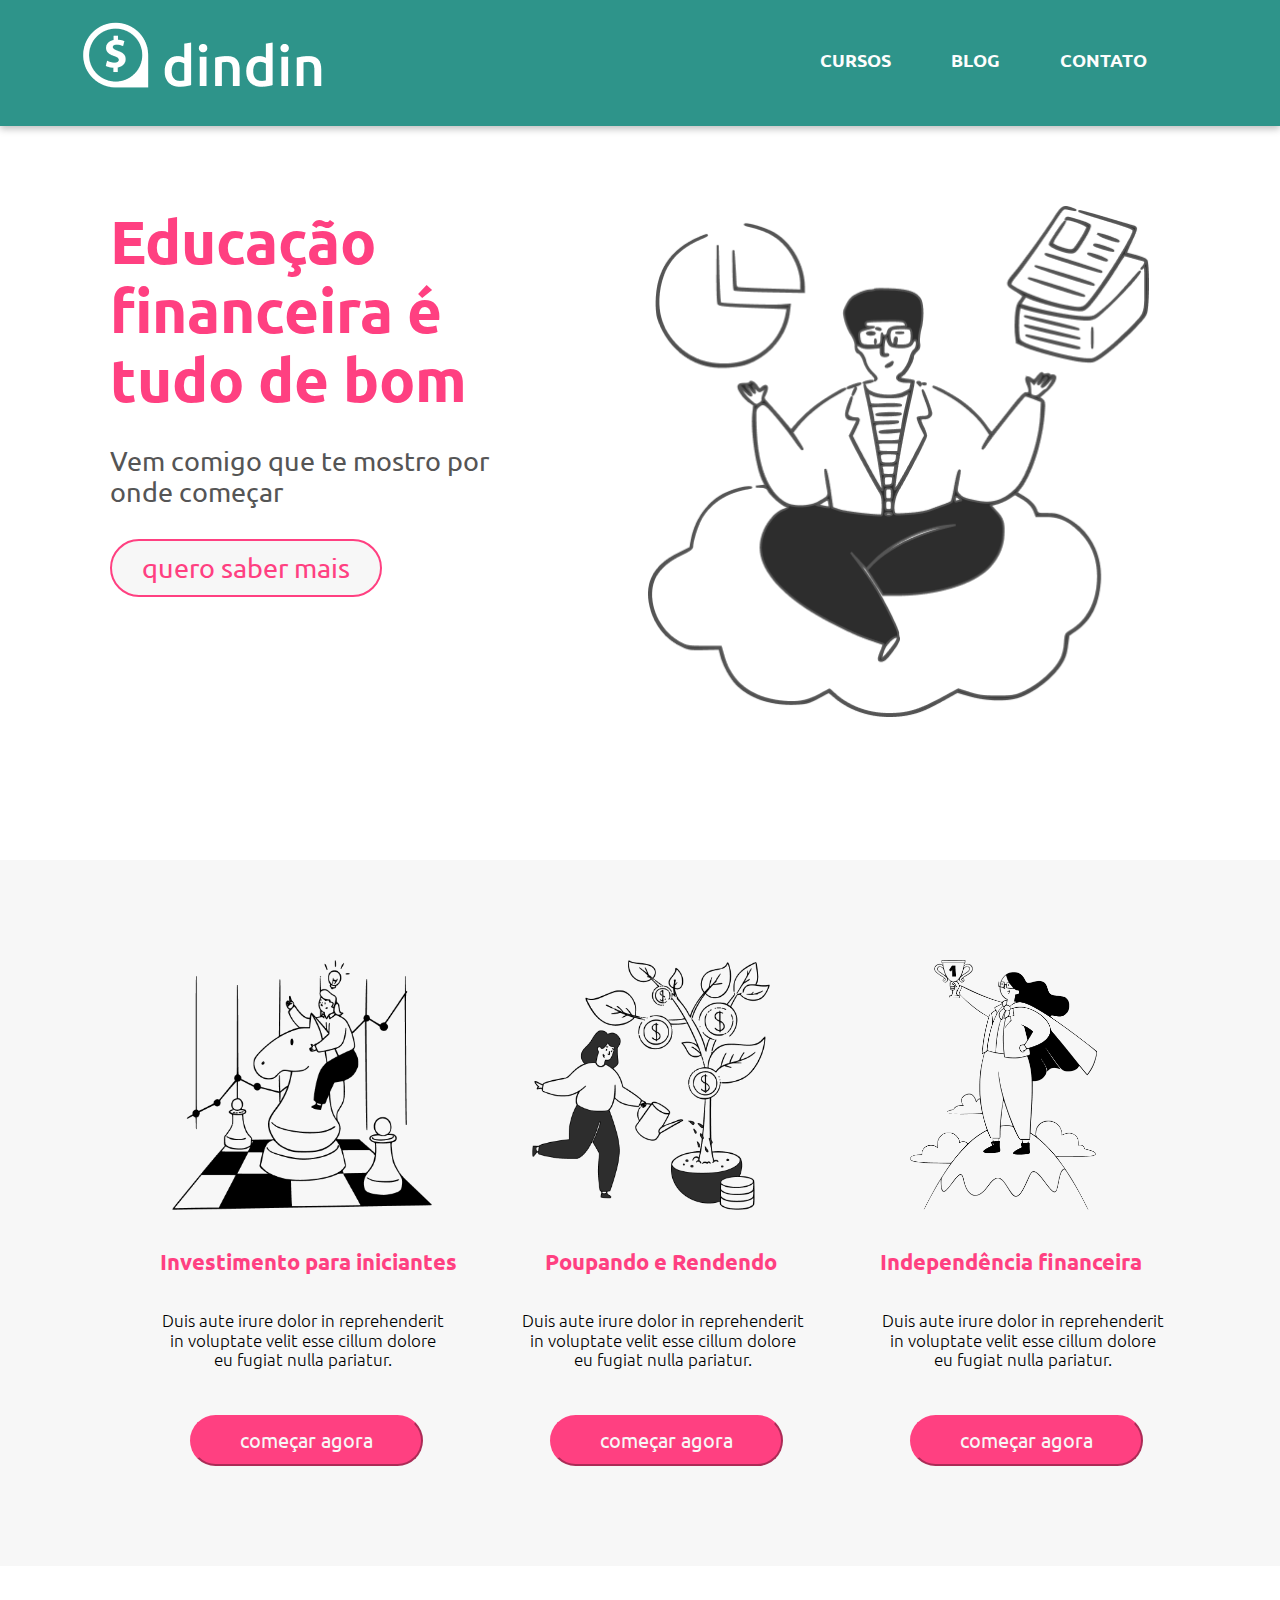
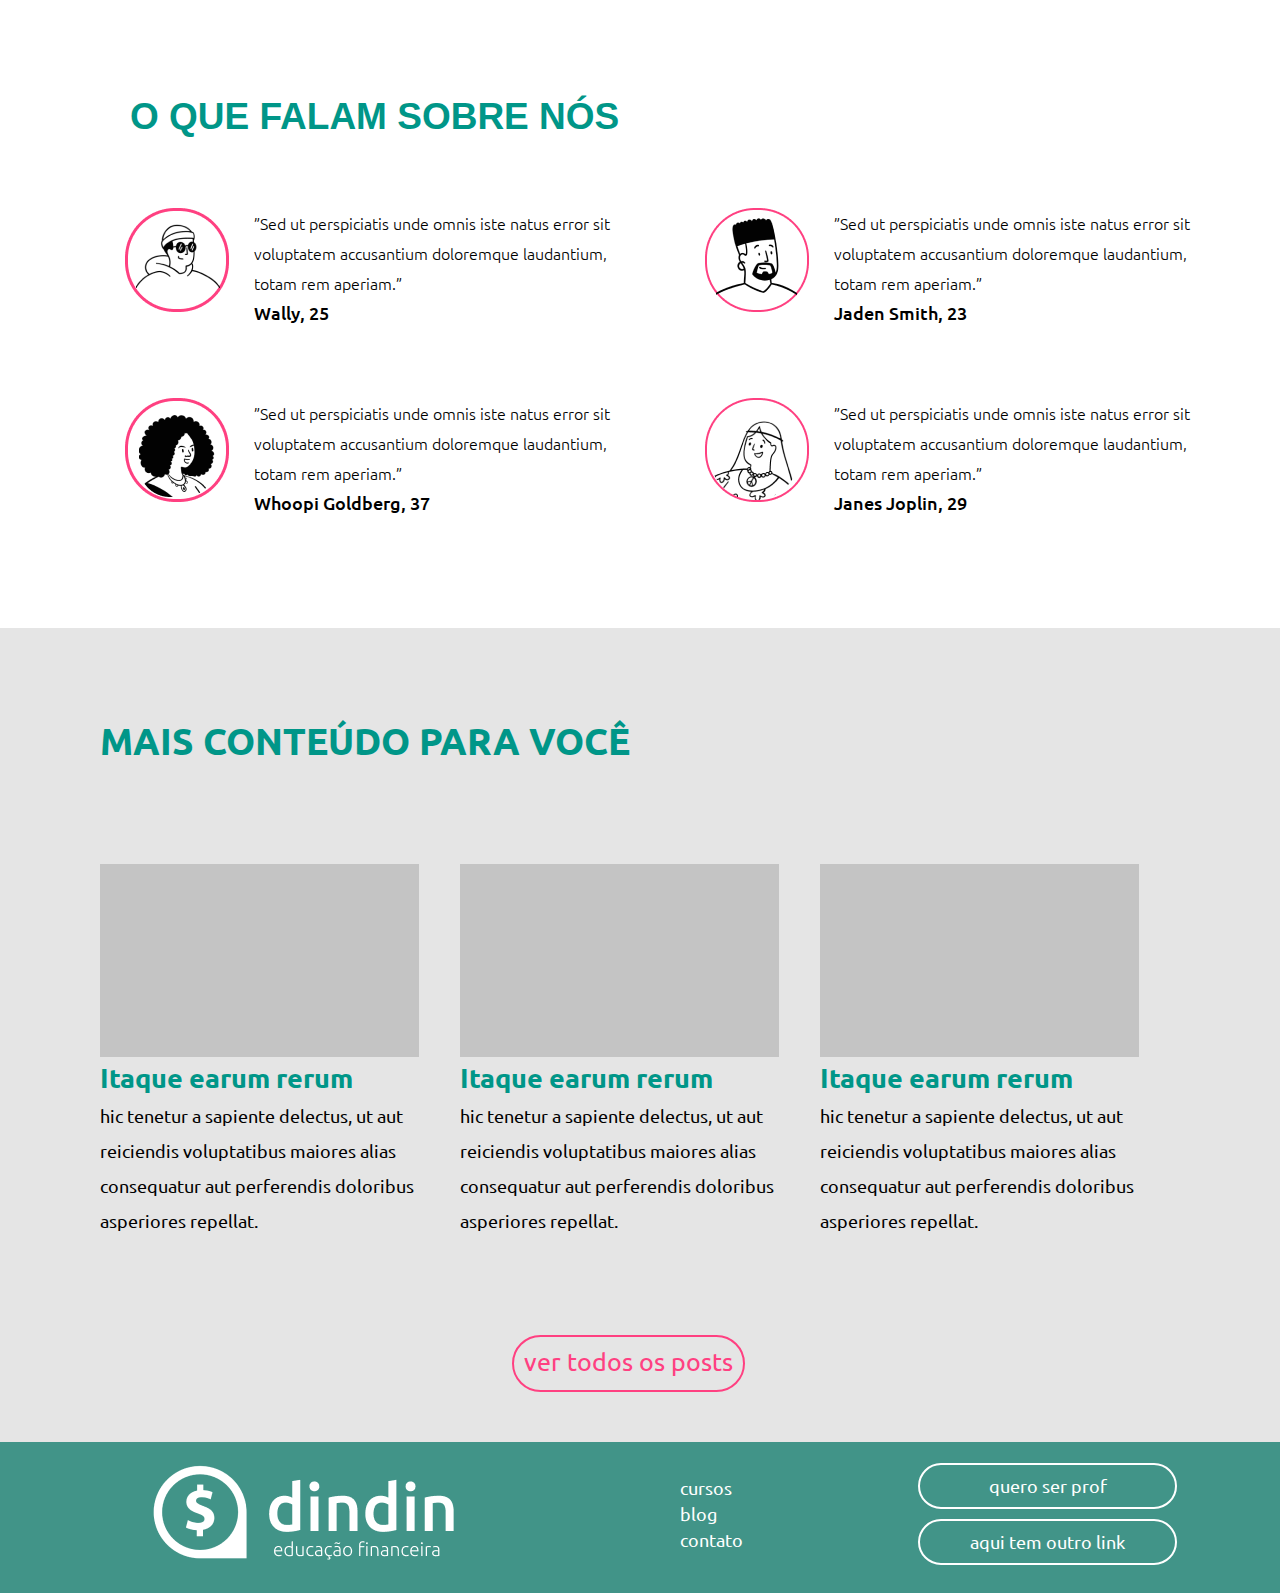
<file: index.html>
<!DOCTYPE html>
<html lang="en">
<head>
    <meta charset="UTF-8">
    <meta http-equiv="X-UA-Compatible" content="IE=edge">
    <meta name="viewport" content="width=device-width, initial-scale=1.0">
    <title>Dindin</title>
    <link rel="stylesheet" href="./css/style-index.css">
    <link rel="preconnect" href="https://fonts.googleapis.com">
    <link rel="preconnect" href="https://fonts.gstatic.com" crossorigin>
    <link href="https://fonts.googleapis.com/css2?family=Ubuntu:wght@500&display=swap" rel="stylesheet">
    <link rel="preconnect" href="https://fonts.googleapis.com">
    <link rel="preconnect" href="https://fonts.gstatic.com" crossorigin>
    <link href="https://fonts.googleapis.com/css2?family=Ubuntu&display=swap" rel="stylesheet">
    <link rel="preconnect" href="https://fonts.googleapis.com">
    <link rel="preconnect" href="https://fonts.gstatic.com" crossorigin>
    <link href="https://fonts.googleapis.com/css2?family=Ubuntu:wght@300&display=swap" rel="stylesheet">
</head>
<body>

    <div class="container-all">
    <header class="topo">
            <a href="index.html">
            <img src="./img/logo-header.png" alt="header">
            </a>
            <nav>
                <ul>
                    <li><a href="./cursos.html">cursos</a></li>
                    <li><a href="./blog.html">blog</a></li>
                    <li><a href="./contato.html">contato</a></li>
                </ul>
            </nav>
    </header>
    </div> 
    
    <main>
        <div class="topo-first">
            <div class="content">
                <div>
                    <img src="./img/ilustra-banner.png" alt="pessoa segurando papéis e gráficos com as mãos levantadas" width="501px" height="511px" class="img">
                </div>
                    <div class="titulo-topo">
                        <h1>Educação financeira é tudo de bom</h1>
                        <p>Vem comigo que te mostro por onde começar</p>
                        <div class="button-topo">
                            <button type="button"><a href="cursos.html">quero saber mais</a></button>
                        </div>
                    </div>
            </div>
        </div>

        <div class="nova-caixa">
            <div class="caixa-um">
                <img src="./img/ilustra-poupando.png" alt="Pessoa em cima uma peça de xadrez" width="260px" height="250px" class="img-one"> 
                <h2>Investimento para iniciantes</h2>
                    <p>Duis aute irure dolor in reprehenderit in voluptate velit esse cillum dolore eu fugiat nulla pariatur.</p>
                <div class="botao">
                    <button type="button">
                        <span><a href="cursos.html">começar agora</a></span>
                    </button>
                </div>    
            </div>  
        
            <div class="caixa-um">
                <img src="./img/ilustra-investimento.png" alt="Pessoa regando uma planta que dá dinheiro" width="238px" height="250px" class="img-two"> 
                    <h2><span class="middle-text">Poupando e Rendendo</span></h2>
                    <p>Duis aute irure dolor in reprehenderit in voluptate velit esse cillum dolore eu fugiat nulla pariatur.</p>
                    <div class="botao">
                        <button type="button">
                            <span><a href="cursos.html">começar agora</a></span>
                        </button>
                    </div>  
            </div>
        
            <div class="caixa-um">
                <img src="./img/ilustra-independencia.png" alt="Pessoa no topo de uma montanha segurando um troféu n°1" width="187px" height="250px" class="img-three"> 
                    <h2>Independência financeira</h2>
                    <p>Duis aute irure dolor in reprehenderit in voluptate velit esse cillum dolore eu fugiat nulla pariatur.</p>
                    <div class="botao">
                        <button type="button">
                            <span><a href="cursos.html">começar agora</a></span>
                        </button>
                    </div>  
            </div> 
        </div>

        <section class="container-testmony">
                <div class="testmony-line">
                    <h2> O QUE FALAM SOBRE NÓS</h2>

                        <div class="grid">
                            <div class="testmony-text">
                                <div id="test-img"><img src="./img/icon-wally.png" alt="avatar do personagem"></div>
                                <p class="test-t">”Sed ut perspiciatis unde omnis iste natus error sit voluptatem accusantium doloremque laudantium, totam rem aperiam.” <br>
                                    <span> Wally, 25</span></p>
                            </div>

                            <div class="testmony-text">
                                <div id="test-img"><img src="./img/icon-jaden.png" alt="avatar do personagem"></div>
                                <p class="test-t">”Sed ut perspiciatis unde omnis iste natus error sit voluptatem accusantium doloremque laudantium, totam rem aperiam.” <br>
                                <span>Jaden Smith, 23</span></p>
                            </div>
                        </div>
                        
                        <div class="grid">
                            <div class="testmony-text">
                                <div id="test-img"><img src="./img/icon-whoopi.png" alt="avatar da personagem"></div>
                                <p class="test-t">”Sed ut perspiciatis unde omnis iste natus error sit voluptatem accusantium doloremque laudantium, totam rem aperiam.” <br>
                                <span>Whoopi Goldberg, 37</span></p>
                            </div>

                            <div class="testmony-text">
                                <div id="test-img"><img src="./img/icon-jane.png" alt="avatar da personagem"></div>
                                <p class="test-t">”Sed ut perspiciatis unde omnis iste natus error sit voluptatem accusantium doloremque laudantium, totam rem aperiam.” <br>
                                <span>Janes Joplin, 29</span></p>
                            </div>
                        </div>
                </div>
        </section>

        <section class="last-section">
                <div class="content-more">
                    <h2>MAIS CONTEÚDO PARA VOCÊ</h2>
            
                    <div id="more">

                        <div class="content-one"> 
                            <img src="./img/foto-post.png" alt="retangulo cinza" width="319px" height="193px">
                                <p>Itaque earum rerum <br>  
                                    <span>hic tenetur a sapiente delectus, ut aut reiciendis voluptatibus maiores alias consequatur aut 
                                        perferendis doloribus asperiores repellat.
                                    </span>
                                </p>
                        </div>
            
                        <div class="content-one"> 
                            <img src="./img/foto-post.png" alt="retangulo cinza" width="319px" height="193px">
                                <p>Itaque earum rerum <br>
                                    <span>hic tenetur a sapiente delectus, ut aut reiciendis voluptatibus maiores alias consequatur aut 
                                        perferendis doloribus asperiores repellat.
                                    </span> 
                                </p>
                        </div>

                        <div class="content-one"> 
                            <img src="./img/foto-post.png" alt="retangulo cinza" width="319px" height="193px">
                                <p>Itaque earum rerum <br>
                                    <span>hic tenetur a sapiente delectus, ut aut reiciendis voluptatibus maiores alias consequatur aut 
                                    perferendis doloribus asperiores repellat.
                                    </span> 
                                </p>
                        </div>
                    </div>
                </div>

            <div class="last-button">
                <button type="button">
                    <span>
                        <a href="post.html">ver todos os posts</a>
                    </span>
                </button>
            </div> 
        </section>
    </main>

            <footer class="footer">
                <a href="index.html">
                    <img src="./img/logo-footer.png" alt="footer">
                </a>    
                    <ul>
                        <div id="lista">
                            <li><a href="./cursos.html">cursos</a></li>
                            <li><a href="./blog.html">blog</a></li>
                            <li><a href="./contato.html">contato</a></li>
                        </div>
                    </ul>

                    <ul>
                        <div class="footer-link1">
                            <a href="">quero ser prof</a>
                        </div>

                        <div class="footer-link2"> 
                            <a href="">aqui tem outro link</a>    
                        </div>
                    </ul>  
            </footer>
</body>
</html>
</file>
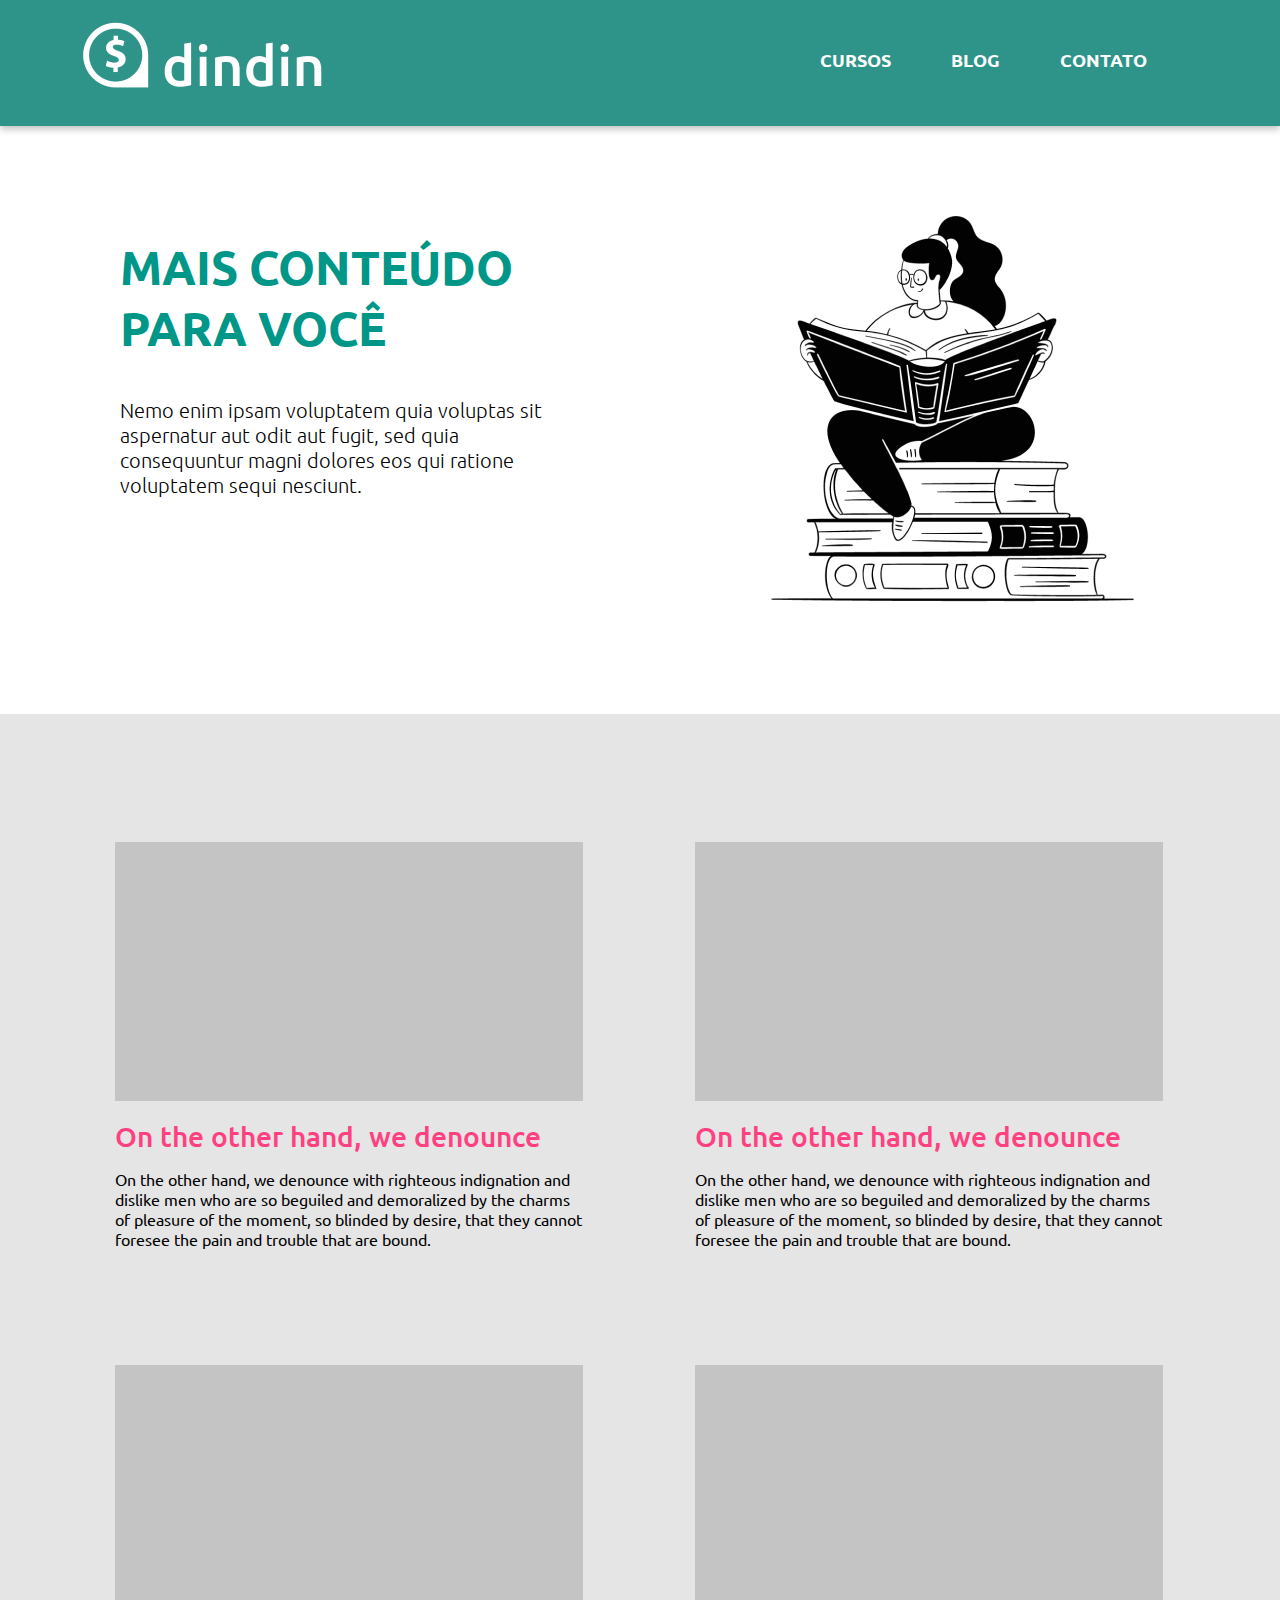
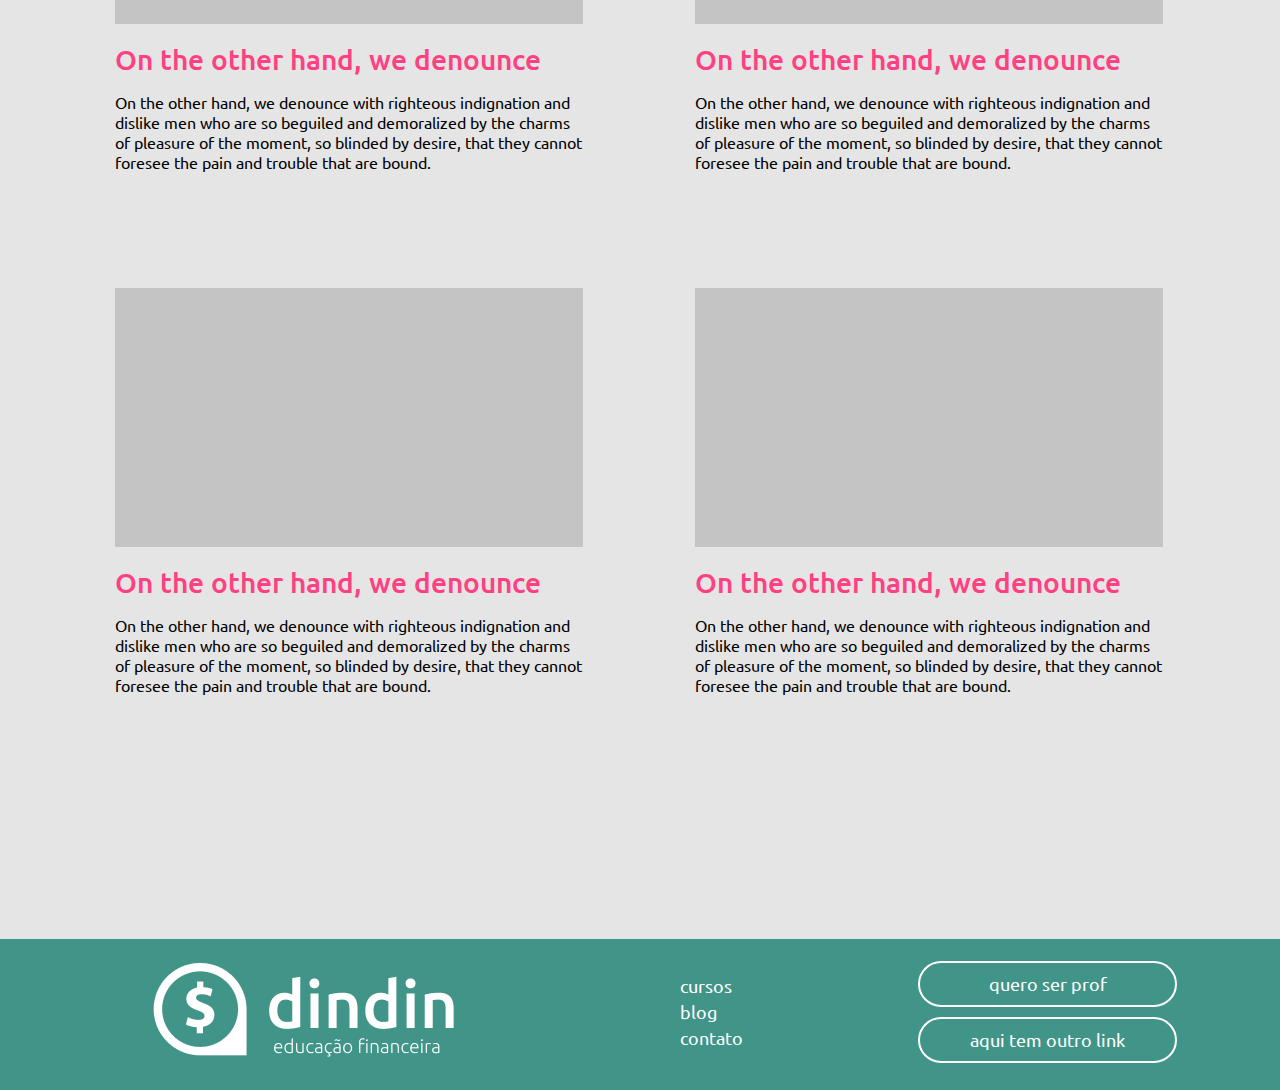
<file: blog.html>
<!DOCTYPE html>
<html lang="en">
<head>
    <meta charset="UTF-8">
    <meta http-equiv="X-UA-Compatible" content="IE=edge">
    <meta name="viewport" content="width=device-width, initial-scale=1.0">
    <title>Blog</title>
    <link rel="stylesheet" href="./css/style-blog.css">
    <link rel="preconnect" href="https://fonts.googleapis.com">
    <link rel="preconnect" href="https://fonts.gstatic.com" crossorigin>
    <link href="https://fonts.googleapis.com/css2?family=Ubuntu:wght@300;400;500;700&display=swap" rel="stylesheet">
</head>
<body>

    <div class="container-all">
        <header class="topo">
                <a href="index.html">
                <img src="./img/logo-header.png" alt="header">
                </a>
                <nav>
                    <ul>
                        <li><a href="./cursos.html">cursos</a></li>
                        <li><a href="./blog.html">blog</a></li>
                        <li><a href="./contato.html">contato</a></li>
                    </ul>
                </nav>
        </header>
    </div>
    
    <main>

        <div class="topo-first">
            <div class="content">
                <div>        
                    <img src="./img/ilustra-blog.png" alt="menina lendo livro sentada em cima de mais livros"  class="img">
                </div>
                    <div class="titulo-topo">
                        <h1>MAIS CONTEÚDO<br>
                        PARA VOCÊ</h1>
                            <p>Nemo enim ipsam voluptatem quia voluptas sit aspernatur aut odit aut fugit, 
                            sed quia consequuntur magni dolores eos qui ratione voluptatem sequi nesciunt.</p> 
                    </div>
            </div> 
        </div>
                

        <div class="caixa">
            <div class="first"> 
                    <div class="sub-text">
                        <img src="./img/retangulo-blog.png" width="468px" height="259px">
                        <h3>On the other hand, we denounce</h3>
                        <span>
                        On the other hand, we denounce with righteous indignation and dislike men who are so beguiled and demoralized 
                        by the charms of pleasure of the moment, so blinded by desire, that they cannot foresee the pain and trouble that are bound.
                        </span>
                    </div>

                    <div class="sub-text">
                        <img src="./img/retangulo-blog.png" width="468px" height="259px">
                        <h3>On the other hand, we denounce</h3>
                        <span>
                        On the other hand, we denounce with righteous indignation and dislike men who are so beguiled and demoralized 
                        by the charms of pleasure of the moment, so blinded by desire, that they cannot foresee the pain and trouble that are bound.
                        </span>
                    </div>
            </div>   


            <div class="first"> 
                <div class="sub-text">
                    <img src="./img/retangulo-blog.png" width="468px" height="259px">
                    <h3>On the other hand, we denounce</h3>
                    <span>
                    On the other hand, we denounce with righteous indignation and dislike men who are so beguiled and demoralized 
                    by the charms of pleasure of the moment, so blinded by desire, that they cannot foresee the pain and trouble that are bound.
                    </span>
                </div>
                    
                    
                        <div class="sub-text">
                            <img src="./img/retangulo-blog.png" width="468px" height="259px">
                            <h3>On the other hand, we denounce</h3>
                            <span>
                            On the other hand, we denounce with righteous indignation and dislike men who are so beguiled and demoralized 
                            by the charms of pleasure of the moment, so blinded by desire, that they cannot foresee the pain and trouble that are bound.
                            </span>
                        </div>
            </div>  


            <div class="first"> 
                <div class="sub-text">
                    <img src="./img/retangulo-blog.png" width="468px" height="259px">
                    <h3>On the other hand, we denounce</h3>
                    <span>
                    On the other hand, we denounce with righteous indignation and dislike men who are so beguiled and demoralized 
                    by the charms of pleasure of the moment, so blinded by desire, that they cannot foresee the pain and trouble that are bound.
                    </span>
                </div>

                    <div class="sub-text">
                        <img src="./img/retangulo-blog.png" width="468px" height="259px">
                        <h3>On the other hand, we denounce</h3>
                            <span>
                                On the other hand, we denounce with righteous indignation and dislike men who are so beguiled and demoralized 
                                by the charms of pleasure of the moment, so blinded by desire, that they cannot foresee the pain and trouble that are bound.
                            </span>
                    </div>
        </div>  
    </main>

    <footer class="footer">
        <a href="index.html">
            <img src="./img/logo-footer.png" alt="footer">
        </a>    
            <ul>
                <div id="lista">
                    <li><a href="./cursos.html">cursos</a></li>
                    <li><a href="./blog.html">blog</a></li>
                    <li><a href="./contato.html">contato</a></li>
                </div>
            </ul>

            <ul>
                <div class="footer-link1">
                    <a href="">quero ser prof</a>
                </div>

                <div class="footer-link2"> 
                    <a href="">aqui tem outro link</a>    
                </div>
            </ul>  
    </footer>


</body>
</html>
</file>
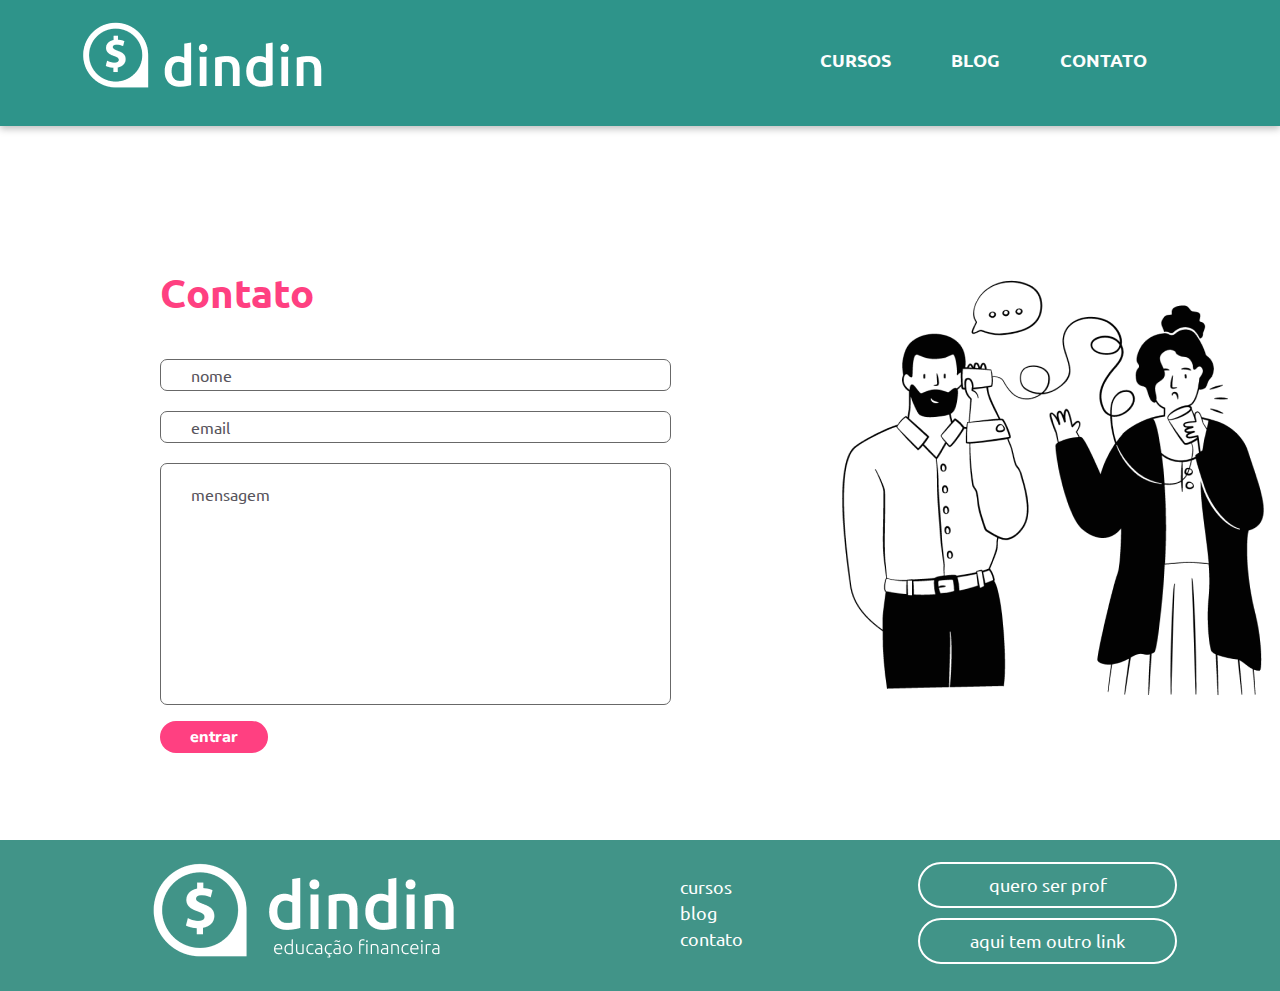
<file: contato.html>
<!DOCTYPE html>
<html lang="en">
<head>
    <meta charset="UTF-8">
    <meta http-equiv="X-UA-Compatible" content="IE=edge">
    <meta name="viewport" content="width=device-width, initial-scale=1.0">
    <title>Contato</title>
    <link rel="stylesheet" href="./css/style-contato.css">
    <link rel="preconnect" href="https://fonts.googleapis.com">
    <link rel="preconnect" href="https://fonts.gstatic.com" crossorigin>
    <link href="https://fonts.googleapis.com/css2?family=Ubuntu:wght@500&display=swap" rel="stylesheet">
    <link rel="preconnect" href="https://fonts.googleapis.com">
    <link rel="preconnect" href="https://fonts.gstatic.com" crossorigin>
    <link href="https://fonts.googleapis.com/css2?family=Nunito+Sans&display=swap" rel="stylesheet">
    <link rel="preconnect" href="https://fonts.googleapis.com">
    <link rel="preconnect" href="https://fonts.gstatic.com" crossorigin>
    <link href="https://fonts.googleapis.com/css2?family=Nunito+Sans:wght@800&display=swap" rel="stylesheet">
    <link rel="preconnect" href="https://fonts.googleapis.com">
    <link rel="preconnect" href="https://fonts.gstatic.com" crossorigin>
    <link href="https://fonts.googleapis.com/css2?family=Ubuntu&display=swap" rel="stylesheet">
</head> 

<body>
    
    <div class="container-all">
        <header class="topo">
            <a href="index.html">
            <img src="./img/logo-header.png" alt="header">
            </a>
            <nav>
                    <ul>
                        <li><a href="./cursos.html">cursos</a></li>
                        <li><a href="./blog.html">blog</a></li>
                        <li><a href="./contato.html">contato</a></li>
                    </ul>
            </nav>
        </header>  
    </div>      
            
        <main>
            <section class="container">
                    <div class="contato">
                        <h2>Contato</h2> 
                    <form>
                        <span class="name">
                        nome
                        </span>
                        <span class="email">
                        email
                        </span>
                        <span class="message">
                        mensagem
                        </span>
                    </form>   
                        <span id="button">
                        <a href=""> entrar</a>
                        </span>
                    </div>        
                <div id="img">   
                    <img src="./img/ilustra-contato.png" alt="contato">
                </div> 
            </section>
        </main>
    
        <footer class="footer">
            <a href="index.html">
            <img src="./img/logo-footer.png" alt="footer">
            </a>    
                <ul>
                    <div id="lista">
                        <li><a href="./cursos.html">cursos</a></li>
                        <li><a href="./blog.html">blog</a></li>
                        <li><a href="./contato.html">contato</a></li>
                    </div>
                </ul>
                <ul>
                    <div class="footer-link1">
                        <a href="">quero ser prof</a>
                    </div>
                    <div class="footer-link2"> 
                        <a href="">aqui tem outro link</a>    
                    </div>
                </ul>  
        </footer>    
    
</body>
</html>
</file>
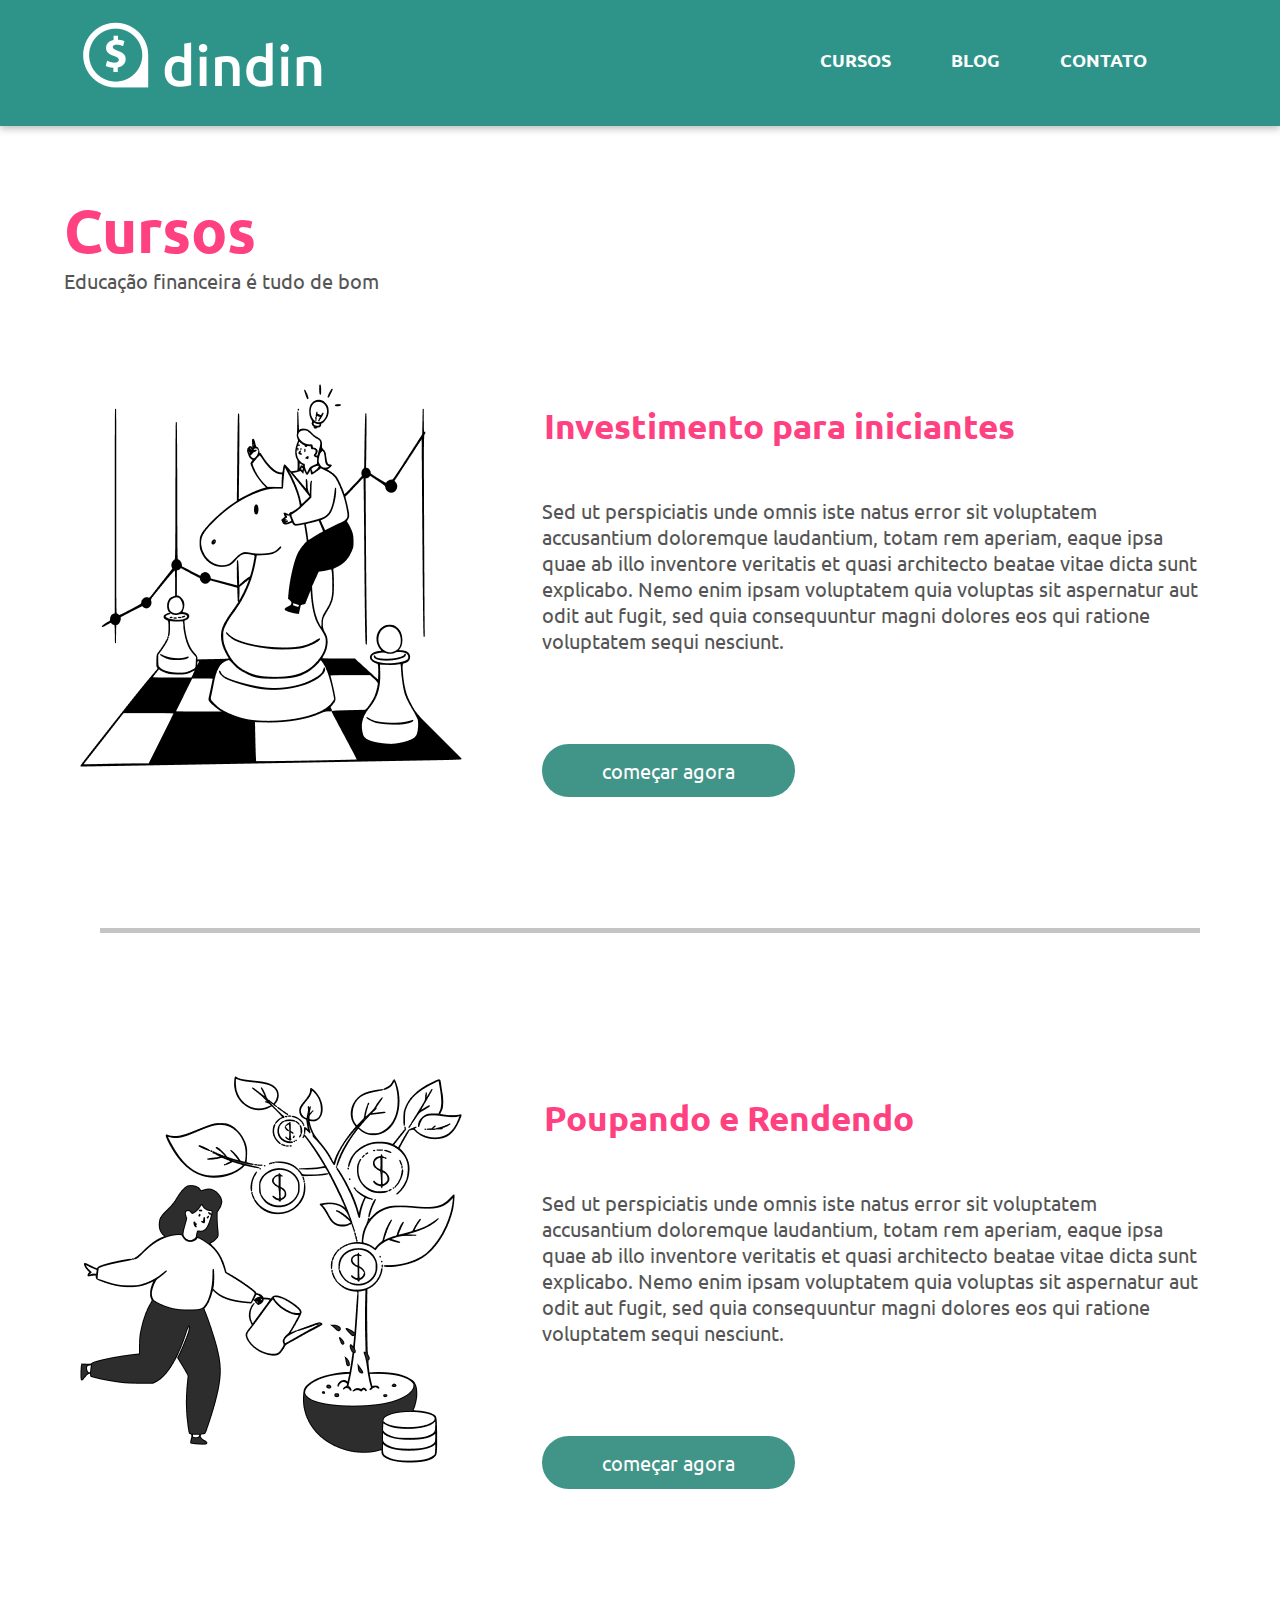
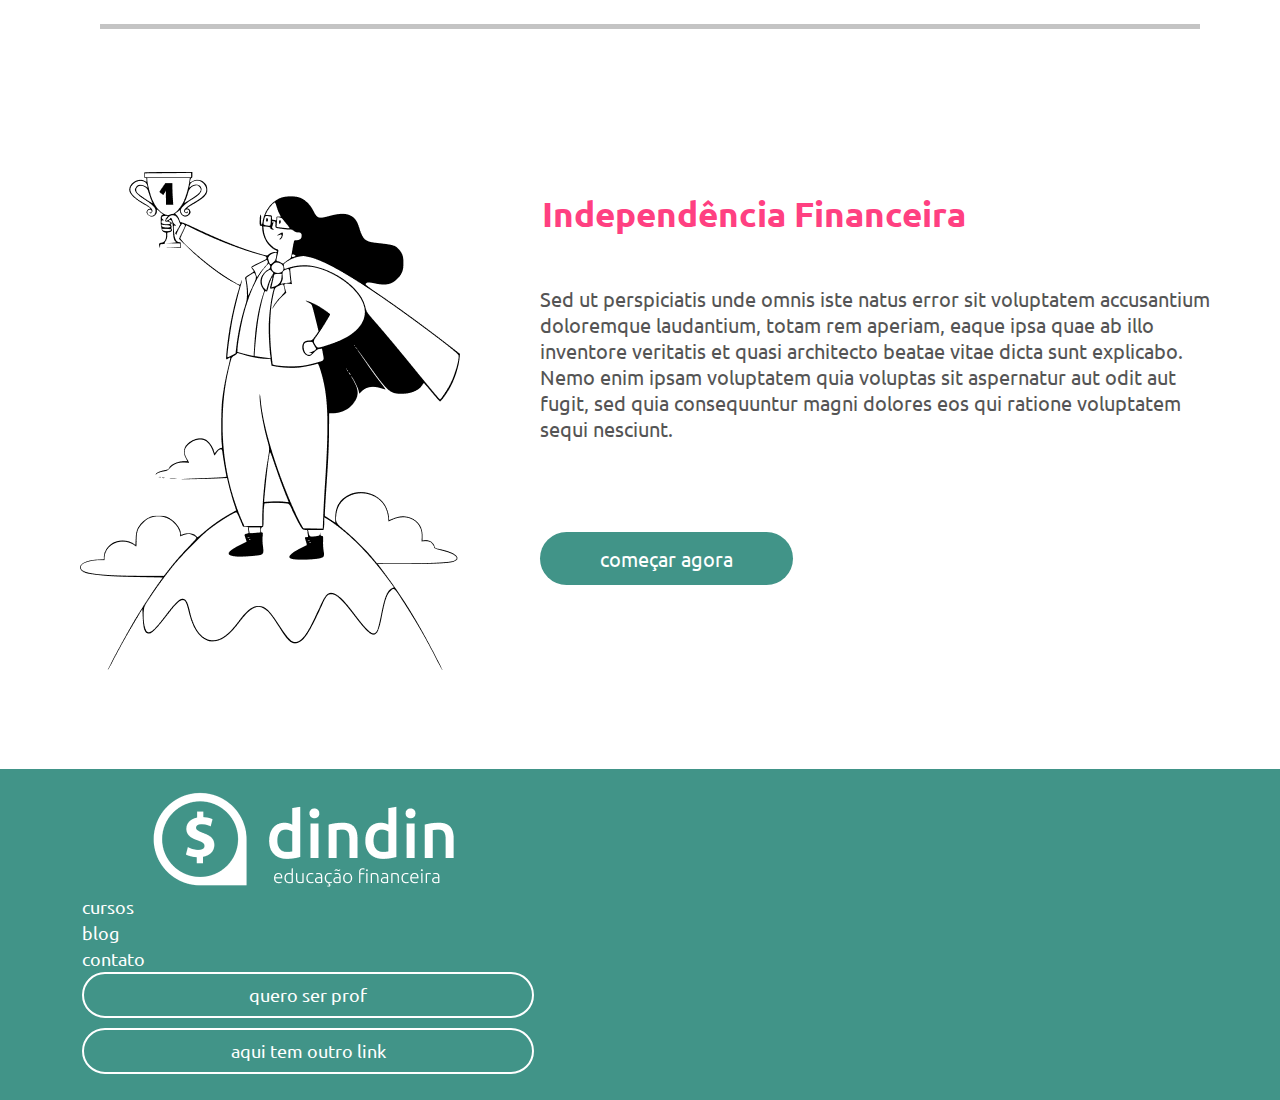
<file: cursos.html>
<!DOCTYPE html>
<html lang="en">
<head>
    <meta charset="UTF-8">
    <meta http-equiv="X-UA-Compatible" content="IE=edge">
    <meta name="viewport" content="width=device-width, initial-scale=1.0">
    <title>Cursos</title>
    <link rel="stylesheet" href="./css/style-cursos.css">
    <link rel="stylesheet" href="./css/media-query-cursos.css">
    <link rel="preconnect" href="https://fonts.googleapis.com">
    <link rel="preconnect" href="https://fonts.gstatic.com" crossorigin>
    <link href="https://fonts.googleapis.com/css2?family=Ubuntu&display=swap" rel="stylesheet">
    <link rel="preconnect" href="https://fonts.googleapis.com">
    <link rel="preconnect" href="https://fonts.gstatic.com" crossorigin>
    <link href="https://fonts.googleapis.com/css2?family=Ubuntu:wght@700&display=swap" rel="stylesheet">
    <link rel="preconnect" href="https://fonts.googleapis.com">
    <link rel="preconnect" href="https://fonts.gstatic.com" crossorigin>
    <link href="https://fonts.googleapis.com/css2?family=Ubuntu:wght@300&display=swap" rel="stylesheet">
</head>

<body>
    
    <div class="container-all">
        <header class="topo">
                <a href="index.html">
                <img src="./img/logo-header.png" alt="header">
                </a>
                <nav>
                    <ul>
                        <li><a href="./cursos.html">cursos</a></li>
                        <li><a href="./blog.html">blog</a></li>
                        <li><a href="./contato.html">contato</a></li>
                    </ul>
                </nav>
        </header>
        </div> 

    <main>

        <section class="section">
        <div class="cima">
            <h2>Cursos</h2>
            <p>Educação financeira é tudo de bom</p>
        </div>

                <div class="top1">
                    <div class="img">
                        <img src="./img/ilustra-poupando.png" alt="investimento para iniciantes">
                    </div>
                        <div class="cursos">
                            <span>Investimento para iniciantes</span>
                            <p>Sed ut perspiciatis unde omnis iste natus error sit voluptatem accusantium doloremque laudantium, totam rem aperiam, eaque ipsa quae ab illo inventore veritatis et quasi architecto beatae vitae dicta sunt explicabo. Nemo enim ipsam voluptatem quia voluptas sit aspernatur aut odit aut fugit, sed quia consequuntur magni dolores eos qui ratione voluptatem sequi nesciunt.</p>
                            <div class="button">
                                    <span>
                                        <a href="curso.html">começar agora</a>
                                    </span>
                            </div>  
                        </div>
                </div>
                
                            <div class="line">
                                <img src="./img/linha.png" width="1100px" height="5px">
                            </div>

                <div class="top1">
                    <div class="img">
                        <img src="./img/ilustra-investimento.png" alt="poupando e rendendo">
                    </div>
                        <div class="cursos">
                            <span>Poupando e Rendendo</span>
                            <p>Sed ut perspiciatis unde omnis iste natus error sit voluptatem accusantium doloremque laudantium, totam rem aperiam, eaque ipsa quae ab illo inventore veritatis et quasi architecto beatae vitae dicta sunt explicabo. Nemo enim ipsam voluptatem quia voluptas sit aspernatur aut odit aut fugit, sed quia consequuntur magni dolores eos qui ratione voluptatem sequi nesciunt.</p>
                            <div class="button">
                                    <span>
                                        <a href="curso.html">começar agora</a>
                                    </span>                                
                            </div>
                        </div> 
                </div>  
                        
        
                            <div class="line">
                                <img src="./img/linha.png" width="1100px" height="5px">
                            </div>

                <div class="top1">
                    <div class="img">
                        <img src="./img/ilustra-independencia.png" alt="independencia">
                    </div>
                        <div class="cursos">
                            <span>Independência Financeira</span>
                            <p>Sed ut perspiciatis unde omnis iste natus error sit voluptatem accusantium doloremque laudantium, totam rem aperiam, eaque ipsa quae ab illo inventore veritatis et quasi architecto beatae vitae dicta sunt explicabo. Nemo enim ipsam voluptatem quia voluptas sit aspernatur aut odit aut fugit, sed quia consequuntur magni dolores eos qui ratione voluptatem sequi nesciunt.</p>        
                            <div class="button">
                                    <span>
                                    <a href="curso.html">começar agora</a>
                                    </span>
                            </div>  
                        </div>
                </div>    
    </main>

    <footer>
    <div id="footer">
        <a href="index.html">
            <img src="./img/logo-footer.png" alt="footer">
        </a>    
            <ul>
                <div id="lista">
                    <li><a href="./cursos.html">cursos</a></li>
                    <li><a href="./blog.html">blog</a></li>
                    <li><a href="./contato.html">contato</a></li>
                </div>
            </ul>
            <ul>
                <div class="footer-link1">
                    <a href="">quero ser prof</a>
                </div>
                <div class="footer-link2"> 
                    <a href="">aqui tem outro link</a>    
                </div>
            </ul>  
    </div>
</body>
</html>
</file>
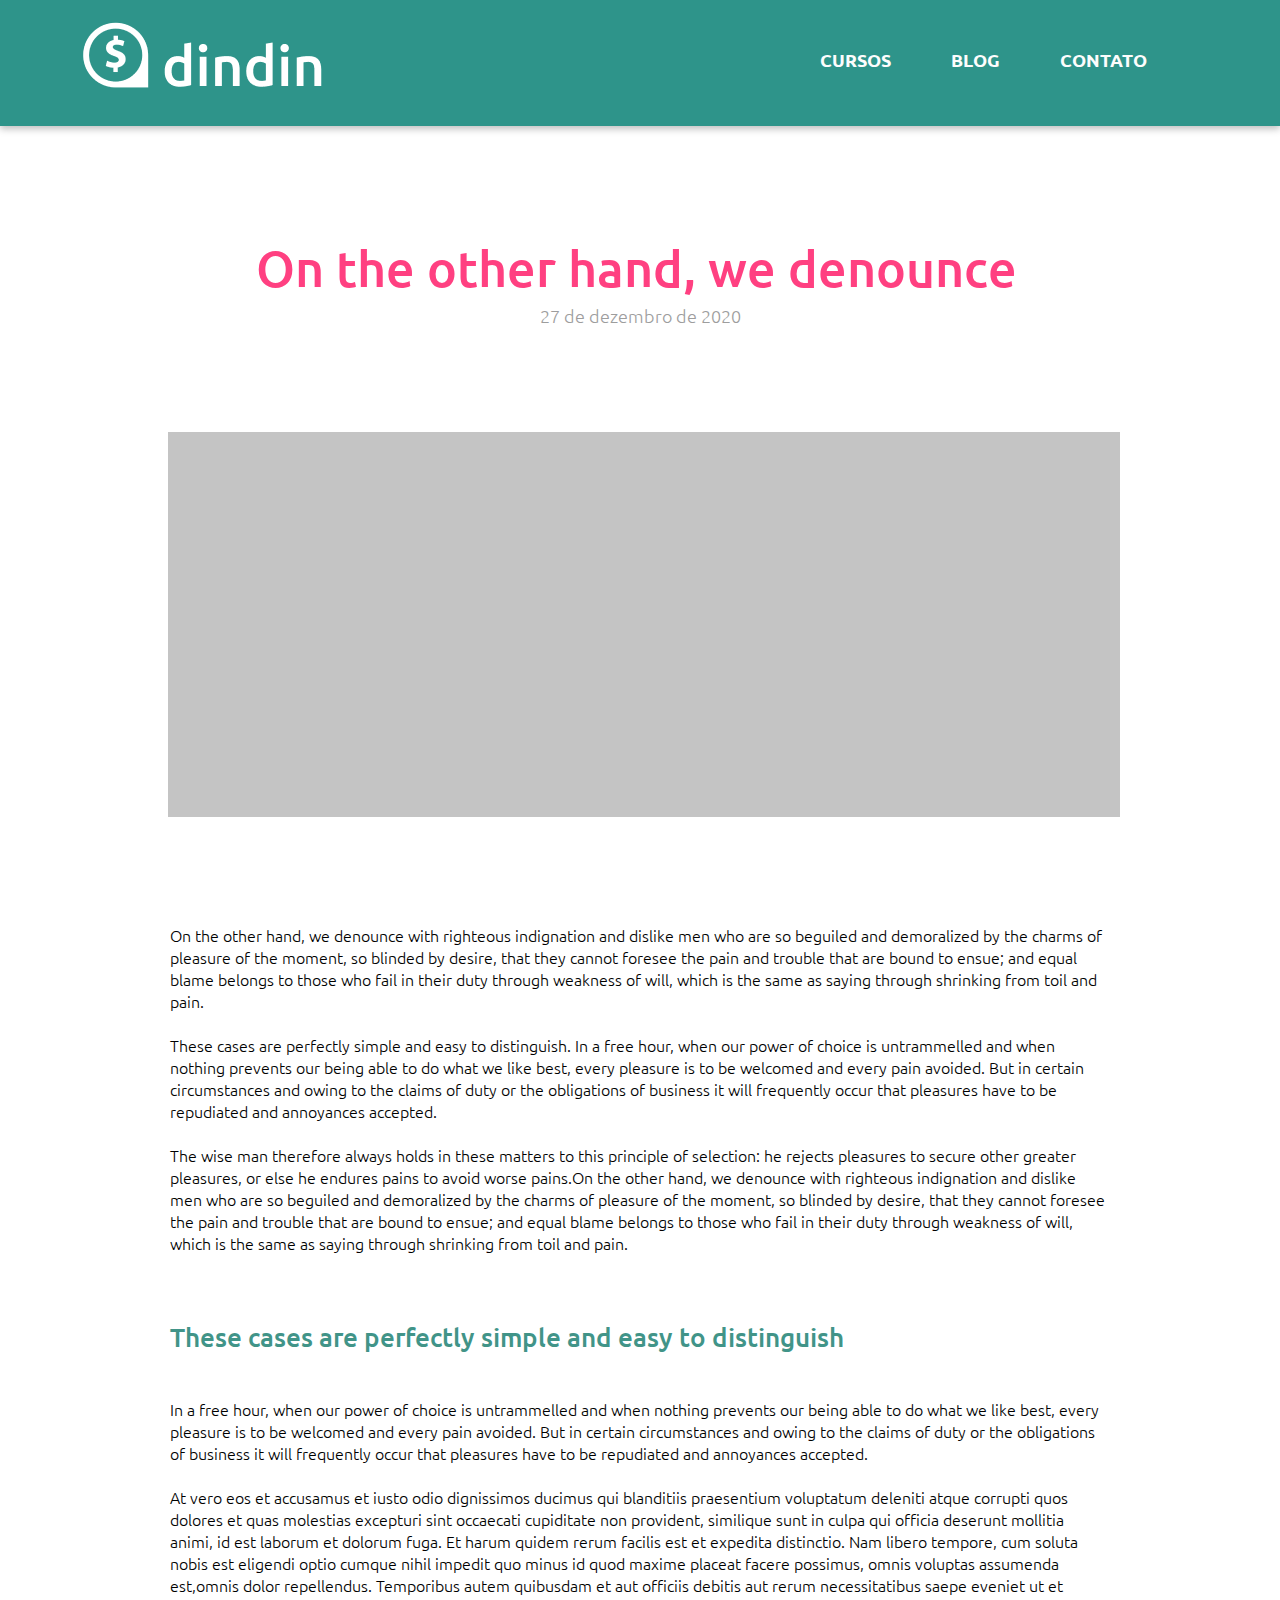
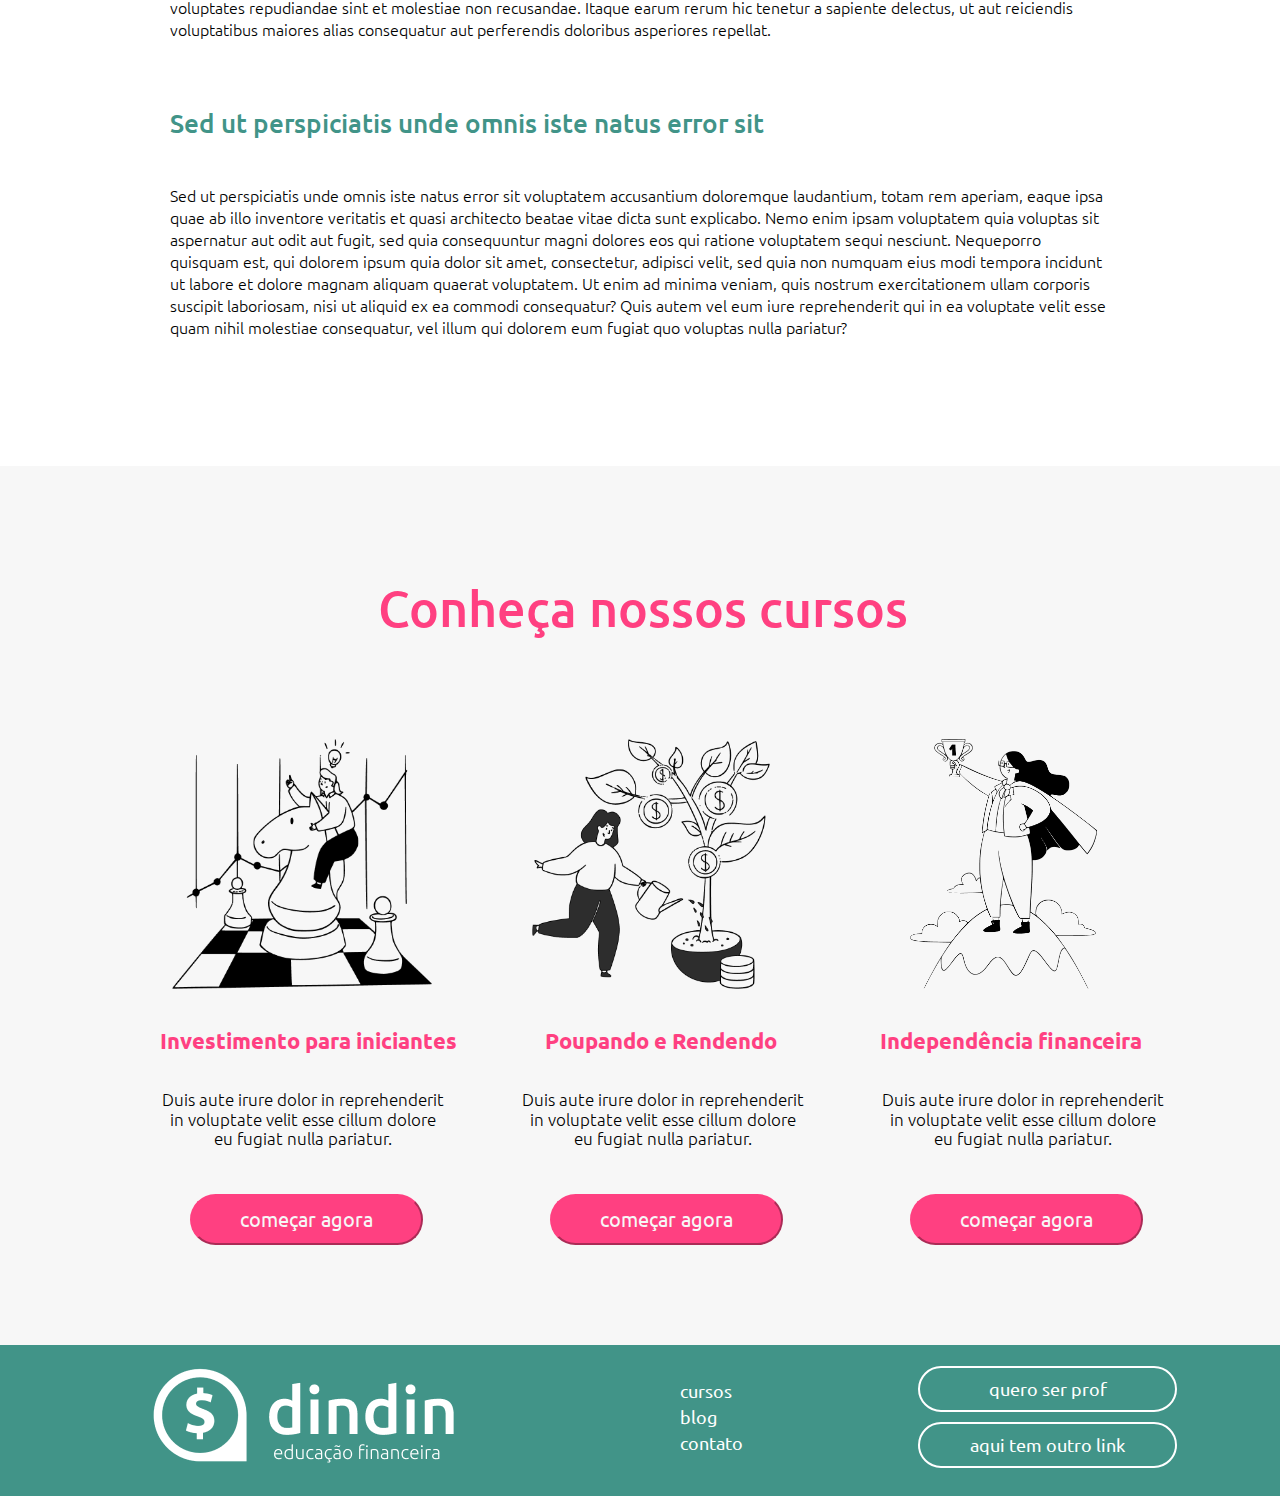
<file: post.html>
<!DOCTYPE html>
<html lang="en">
<head>
    <meta charset="UTF-8">
    <meta http-equiv="X-UA-Compatible" content="IE=edge">
    <meta name="viewport" content="width=device-width, initial-scale=1.0">
    <title>Post</title>
    <link rel="stylesheet" href="./css/style-post.css">
    <link rel="preconnect" href="https://fonts.googleapis.com">
    <link rel="preconnect" href="https://fonts.gstatic.com" crossorigin>
    <link href="https://fonts.googleapis.com/css2?family=Ubuntu:wght@500&display=swap" rel="stylesheet">
    <link rel="preconnect" href="https://fonts.googleapis.com">
    <link rel="preconnect" href="https://fonts.gstatic.com" crossorigin>
    <link href="https://fonts.googleapis.com/css2?family=Ubuntu:wght@300&display=swap" rel="stylesheet">
    <link rel="preconnect" href="https://fonts.googleapis.com">
    <link rel="preconnect" href="https://fonts.gstatic.com" crossorigin>
    <link href="https://fonts.googleapis.com/css2?family=Ubuntu:wght@700&display=swap" rel="stylesheet">
    <link rel="preconnect" href="https://fonts.googleapis.com">
    <link rel="preconnect" href="https://fonts.gstatic.com" crossorigin>
    <link href="https://fonts.googleapis.com/css2?family=Ubuntu&display=swap" rel="stylesheet">
</head>

<body>

    <div class="container-all">
        <header class="topo">
                <a href="index.html">
                <img src="./img/logo-header.png" alt="header">
                </a>
                <nav>
                    <ul>
                        <li><a href="./cursos.html">cursos</a></li>
                        <li><a href="./blog.html">blog</a></li>
                        <li><a href="./contato.html">contato</a></li>
                    </ul>
                </nav>
        </header>
    </div> 

                <h1>On the other hand, we denounce</h1>
                    <article>27 de dezembro de 2020</article> 
                        <img id="banner" src="./img/foto-post.png" alt="foto post" width="1032px" height="465px">

        <section id="container">
                On the other hand, we denounce with righteous indignation and dislike men who are so beguiled and demoralized by the charms
of pleasure of the moment, so blinded by desire, that they cannot foresee the pain and trouble that are bound to ensue; and
equal blame belongs to those who fail in their duty through weakness of will, which is the same as saying through shrinking from
toil and pain. 
<br>
<br>
                    These cases are perfectly simple and easy to distinguish. In a free hour, when our power of choice is untrammelled and when
nothing prevents our being able to do what we like best, every pleasure is to be welcomed and every pain avoided. But in certain
circumstances and owing to the claims of duty or the obligations of business it will frequently occur that pleasures have to be
repudiated and annoyances accepted.
<br>
<br>
                    The wise man therefore always holds in these matters to this principle of selection: he rejects pleasures to secure other greater
pleasures, or else he endures pains to avoid worse pains.On the other hand, we denounce with righteous indignation and dislike
men who are so beguiled and demoralized by the charms of pleasure of the moment, so blinded by desire, that they cannot
foresee the pain and trouble that are bound to ensue; and equal blame belongs to those who fail in their duty through weakness
of will, which is the same as saying through shrinking from toil and pain. 
<br>
<br>
<br>
<br>
                    <p>These cases are perfectly simple and easy to distinguish</p>
<br>
<br>
                    In a free hour, when our power of choice is untrammelled and when nothing prevents our being able to do what we like best,
every pleasure is to be welcomed and every pain avoided. But in certain circumstances and owing to the claims of duty or the
obligations of business it will frequently occur that pleasures have to be repudiated and annoyances accepted.
<br>
<br>
                    At vero eos et accusamus et iusto odio dignissimos ducimus qui blanditiis praesentium voluptatum deleniti atque corrupti quos
dolores et quas molestias excepturi sint occaecati cupiditate non provident, similique sunt in culpa qui officia deserunt mollitia
animi, id est laborum et dolorum fuga. Et harum quidem rerum facilis est et expedita distinctio. Nam libero tempore, cum soluta
nobis est eligendi optio cumque nihil impedit quo minus id quod maxime placeat facere possimus, omnis voluptas assumenda est,omnis dolor repellendus. Temporibus autem quibusdam et aut officiis debitis aut rerum necessitatibus saepe eveniet ut et
voluptates repudiandae sint et molestiae non recusandae. Itaque earum rerum hic tenetur a sapiente delectus, ut aut reiciendis
voluptatibus maiores alias consequatur aut perferendis doloribus asperiores repellat.
<br>
<br>
<br>
<br>
                <p>Sed ut perspiciatis unde omnis iste natus error sit</p>
<br>
<br>
                    Sed ut perspiciatis unde omnis iste natus error sit voluptatem accusantium doloremque laudantium, totam rem aperiam, eaque
ipsa quae ab illo inventore veritatis et quasi architecto beatae vitae dicta sunt explicabo. Nemo enim ipsam voluptatem quia
voluptas sit aspernatur aut odit aut fugit, sed quia consequuntur magni dolores eos qui ratione voluptatem sequi nesciunt. Nequeporro quisquam est, qui dolorem ipsum quia dolor sit amet, consectetur, adipisci velit, sed quia non numquam eius modi tempora
incidunt ut labore et dolore magnam aliquam quaerat voluptatem. Ut enim ad minima veniam, quis nostrum exercitationem
ullam corporis suscipit laboriosam, nisi ut aliquid ex ea commodi consequatur? Quis autem vel eum iure reprehenderit qui in ea
voluptate velit esse quam nihil molestiae consequatur, vel illum qui dolorem eum fugiat quo voluptas nulla pariatur?
        </section>

        <section class="last-section">
            <div class="nova-caixa">
                <h1>Conheça nossos cursos</h1>
                
                <div class="nova-caixa-dois">
            <div class="caixa-um">
                <img src="./img/ilustra-poupando.png" alt="Pessoa em cima uma peça de xadrez" width="260px" height="250px" class="img-one"> 
                <h2>Investimento para iniciantes</h2>
                    <p>Duis aute irure dolor in reprehenderit in voluptate velit esse cillum dolore eu fugiat nulla pariatur.</p>
                <div class="botao">
                    <button type="button">
                        <span><a href="cursos.html">começar agora</a></span>
                    </button>
                </div>    
            </div>  
        
            <div class="caixa-um">
                <img src="./img/ilustra-investimento.png" alt="Pessoa regando uma planta que dá dinheiro" width="238px" height="250px" class="img-two"> 
                    <h2><span class="middle-text">Poupando e Rendendo</span></h2>
                    <p>Duis aute irure dolor in reprehenderit in voluptate velit esse cillum dolore eu fugiat nulla pariatur.</p>
                    <div class="botao">
                        <button type="button">
                            <span><a href="cursos.html">começar agora</a></span>
                        </button>
                    </div>  
            </div>
        
            <div class="caixa-um">
                <img src="./img/ilustra-independencia.png" alt="Pessoa no topo de uma montanha segurando um troféu n°1" width="187px" height="250px" class="img-three"> 
                    <h2>Independência financeira</h2>
                    <p>Duis aute irure dolor in reprehenderit in voluptate velit esse cillum dolore eu fugiat nulla pariatur.</p>
                    <div class="botao">
                        <button type="button">
                            <span><a href="cursos.html">começar agora</a></span>
                        </button>
                    </div>  
            </div> 
        </div>           
        </section>

        <footer class="footer">
            <a href="index.html">
                <img src="./img/logo-footer.png" alt="footer">
            </a>    
                <ul>
                    <div id="lista">
                        <li><a href="./cursos.html">cursos</a></li>
                        <li><a href="./blog.html">blog</a></li>
                        <li><a href="./contato.html">contato</a></li>
                    </div>
                </ul>

                <ul>
                    <div class="footer-link1">
                        <a href="">quero ser prof</a>
                    </div>

                    <div class="footer-link2"> 
                        <a href="">aqui tem outro link</a>    
                    </div>
                </ul>  
        </footer>
</body>
</html>
</file>
<file: css/style-index.css>
body {
    margin: auto;
}
* {  
    font-family: 'Ubuntu', sans-serif;
    margin: 0;
    padding: 0;
    box-sizing: border-box;
}
header {
    display: flex;
    background-color: #2E948A;
    align-items: center;
    justify-content: space-between;
    padding: 20px 103px 26px 82px;
    box-shadow: 0px 3px 7px rgba(0, 0, 0, 0.25);
}
header nav ul {
    display: flex;
    list-style: none;
    text-transform: uppercase;
}
header nav ul li {
    padding: 0px 30px;
}
header nav ul li a {
    text-decoration: none;
    color: #FDFDFD;
    font-weight: 700;
    font-size: 18px;
}
.topo-first{
    padding: 80px 206px 12px 50px;
    margin-left: auto;
    margin-right: auto;
    box-sizing: border-box;
    display: block;
}
.content{
    display: flex;
    flex-direction: row-reverse;
}
.img {
    margin-left: 15%;
}
.titulo-topo{
    margin-left: 60px;
    margin-right: 20px;
}
.titulo-topo h1{
    margin-bottom: 20px;
    color: #ff4081;
    font-weight: 700;
    font-size: 60px;
    line-height: 68.94px;
}
.titulo-topo p{
    font-weight: 400;
    color: #555555;
    font-size: 27px;
    line-height: 31.02px;
    box-sizing: border-box;
    display: block;
    padding: 12px 0px 12px 0px;
}
.button-topo button{
    cursor: pointer;
    margin-top: 20px;
    border-radius: 62px;
    border: 2px solid #FF4081;
    padding: 10px 30px 10px 30px;
    background-color: #F7F7F7;
}
.button-topo a{
    text-decoration: none;
    color: #FF4081;
    font-size: 27px;
}
.img-three{
    margin-left: 25%;
}
.img-two{
    margin-left: 20%;
}
.img-one{
    margin-left: 20%;
}
.nova-caixa {
    display: flex;
    margin-top: 10%;
    padding: 100px;
    align-items: center;
    background: #F7F7F7;
}
.nova-caixa h2{
    color: #FF4081;
    font-weight: 700;
    font-size: 22px;
    margin-top: 35px;
    padding: 0px 0px 0px 60px;
}
.nova-caixa p{
    margin-left: 40px;
    margin-right: 15px;
    margin-top: 35px;
    font-size: 17px;
    line-height: 19.53px;
    font-weight: 300;
    text-align: center;
    padding-left: 20px;
}
.caixa-um button{
    width: 233px;
    height: 51px;
    margin-top: 45px;
    background-color: #FF4081;
    border-radius: 62px;
    border-color: #FF4081;
    cursor: pointer;
    font-weight: 400;
}
.botao {
    padding-left: 90px;
}
.middle-text {
    padding-left: 25px;
}
.caixa-um button span a{
font-weight: 20.27px;
padding: 20px;
color: #F7F7F7;
font-size: 20px;
text-decoration: none;
}
.container-testmony{
    padding: 60px;
}
.container-testmony h2{
    padding: 70px 0px 50px 70px;
    font-family: 'Nunito', sans-serif;
    font-weight: 700;
    font-size: 37px;
    color: #009688;
}
#test-img{
    box-sizing: border-box;
    padding-left: 65px;
    border-radius: 50px;
}
.testmony-text{
    display: flex;
    margin-right: 30px;
    line-height: 30px;
    margin-bottom: 50px;
}
.grid{
    display: flex;
    padding-top: 20px;
    font-family: 'Nunito', sans-serif;
    font-family: 18px;
    font-weight: 300;
    color: #000000;
}
.testmony-text p{
    margin-left: 25px;
    flex-direction: row;  
}
.testmony-text span{    
    padding-top: 30px;
    font-size: 18px;
    font-weight: 500;
    margin-top: 20px;
}
.last-section{
    background-color:#E5E5E5;
}
.content-more h2{
    font-weight: 700;
    font-size: 37px;
    padding: 90px 0px 0px 100px;
    color: #009688;
}
#more{
    display: flex;
    padding: 100px;
    background-color:#e5e5e5;
    
}
.content-one p{
    color: #009688;
    font-weight: 700;
    font-size: 27px;
}
.content-one span {
    line-height: 5px;
}
.content-one p span{
    color: #000000;
    font-weight: 400;
    font-size: 18px;
    line-height: 20.68px;
}
.last-button{
    padding-left: 40%;
    padding-bottom: 50px;
}
.last-button button{
    box-sizing: border-box;
    background-color: #E5E5E5;
    border: 2px solid #FF4081;
    border-radius: 62px;
    font-weight: 400;
    line-height: 29px;
    color: #FF4081;
    padding: 10px;
    cursor: pointer;
}
.last-button button span a{
    font-size: 25px;
    color: #FF4081;
    text-decoration: none;
}
footer {
    display: flex;
    background-color: #419488;
    align-items: center;
    justify-content: space-between;
    padding: 20px 103px 26px 82px;
}
footer img {
    padding: 0px 70px;
}
#lista {
    text-decoration: none;
    list-style: none;
    padding: 0px 30px 0px 0px;
    line-height: 25px;
}
#lista a {
    color: #ffffff;
    text-decoration: none;
    font-weight: 400;
    font-size: 18px;
}
.footer-link1 {
    box-sizing: border-box;
    border: 2px solid #FFFFFF;
    border-radius: 62px;
    padding: 10px 50px;
    text-align: center;
    color: #FFFFFF;
    font-size: 18px;
}
.footer-link1 a {
    list-style: none;
    text-decoration: none;
    color: #FFFFFF;
}
.footer-link2 {
    box-sizing: border-box;
    border: 2px solid #FFFFFF;
    border-radius: 62px;
    padding: 10px 50px;
    margin-top: 10px;
    text-align: center;
    color: #FFFFFF;
    font-size: 18px;
}
.footer-link2 a {
    list-style: none;
    text-decoration: none;
    color: #FFFFFF;
}
</file>
<file: css/style-blog.css>
body {
    margin: auto;
}
* {  
    font-family: 'Ubuntu', sans-serif;
    margin: 0;
    padding: 0;
    box-sizing: border-box;
}

header {
    display: flex;
    background-color: #2E948A;
    align-items: center;
    justify-content: space-between;
    padding: 20px 103px 26px 82px;
    box-shadow: 0px 3px 7px rgba(0, 0, 0, 0.25);
}
header nav ul {
    display: flex;
    list-style: none;
    text-transform: uppercase;
}
header nav ul li {
    padding: 0px 30px;
}
header nav ul li a {
    text-decoration: none;
    color: #FDFDFD;
    font-weight: 700;
    font-size: 18px;
}
footer {
    display: flex;
    background-color: #419488;
    align-items: center;
    justify-content: space-between;
    padding: 20px 103px 26px 82px;
}
footer img {
    padding: 0px 70px;
}
#lista {
    text-decoration: none;
    list-style: none;
    padding: 0px 30px 0px 0px;
    line-height: 25px;
}
#lista a {
    color: #ffffff;
    text-decoration: none;
    font-weight: 400;
    font-size: 18px;
}
.footer-link1 {
    box-sizing: border-box;
    border: 2px solid #FFFFFF;
    border-radius: 62px;
    padding: 10px 50px;
    text-align: center;
    color: #FFFFFF;
    font-size: 18px;
}
.footer-link1 a {
    list-style: none;
    text-decoration: none;
    color: #FFFFFF;
}
.footer-link2 {
    box-sizing: border-box;
    border: 2px solid #FFFFFF;
    border-radius: 62px;
    padding: 10px 50px;
    margin-top: 10px;
    text-align: center;
    color: #FFFFFF;
    font-size: 18px;
}
.footer-link2 a {
    list-style: none;
    text-decoration: none;
    color: #FFFFFF;
}
.topo-first {
    padding: 80px 206px 100px 50px;
    margin-left: auto;
    margin-right: auto;
    box-sizing: border-box;
    display: block;    
}
.content{
    display: flex;
    flex-direction: row-reverse;
}
.img {
    margin-left: 20%;
}
.titulo-topo h1 {
    font-size: 47px;
    color: #009688;
    font-weight: 700;
    padding: 30px 0px 40px 70px;
}
.titulo-topo p {
    font-size: 20px;
    font-weight: 300;
    padding: 0px 0px 70px 70px;
    margin-right: 20%;
}
.caixa {
    background-color: #E5E5E5;
    padding-top: 10%;
    padding-bottom: 10%;
}
.first {
    display: flex;
    padding: 0px 60px;
}
.sub-text {
    padding: 0px 55px;
    margin-bottom: 10%;
}
.sub-text h3 {
    color: #FF4081;
    font-size: 28px;
    font-weight: 500;
    padding: 15px 0px;
}
.sub-text p {
    font-size: 17px;
    font-weight: 300;
    padding-bottom: 0px;
}
</file>
<file: css/style-contato.css>
body {
    margin: auto;
}
* {  
    font-family: 'Ubuntu', sans-serif;
    margin: 0;
    padding: 0;
    box-sizing: border-box;
}

header {
    display: flex;
    background-color: #2E948A;
    align-items: center;
    justify-content: space-between;
    padding: 20px 103px 26px 82px;
    box-shadow: 0px 3px 7px rgba(0, 0, 0, 0.25);
}
header nav ul {
    display: flex;
    list-style: none;
    text-transform: uppercase;
}
header nav ul li {
    padding: 0px 30px;
}
header nav ul li a {
    text-decoration: none;
    color: #FDFDFD;
    font-weight: 700;
    font-size: 18px;
}
footer {
    display: flex;
    background-color: #419488;
    align-items: center;
    justify-content: space-between;
    padding: 20px 103px 26px 82px;
}
footer img {
    padding: 0px 70px;
}
#lista {
    text-decoration: none;
    list-style: none;
    padding: 0px 30px 0px 0px;
    line-height: 25px;
}
#lista a {
    color: #ffffff;
    text-decoration: none;
    font-weight: 400;
    font-size: 18px;
}
.footer-link1 {
    box-sizing: border-box;
    border: 2px solid #FFFFFF;
    border-radius: 62px;
    padding: 10px 50px;
    text-align: center;
    color: #FFFFFF;
    font-size: 18px;
}
.footer-link1 a {
    list-style: none;
    text-decoration: none;
    color: #FFFFFF;
}
.footer-link2 {
    box-sizing: border-box;
    border: 2px solid #FFFFFF;
    border-radius: 62px;
    padding: 10px 50px;
    margin-top: 10px;
    text-align: center;
    color: #FFFFFF;
    font-size: 18px;
}
.footer-link2 a {
    list-style: none;
    text-decoration: none;
    color: #FFFFFF;
}
.container {
    display: flex;
    justify-content: space-between;
    margin: 60px 0px;
}
h2 {
    margin: 80px 160px 20px;
    font-size: 40px;
    color: #FF4081;
}
form{
    display: flex;
    flex-direction: column;
    padding: 10px 160px;
    font-family: 'Nunito Sans', sans-serif;
    font-weight: 400
}
form span {
    padding: 0px 10px;
    color:#58555D;
}
.name {
    border: 1px solid #686868;
    border-radius: 7px;
    box-sizing: border-box;
    padding: 5px 400px 5px 30px;
    margin: 10px 0px;
}
.email {
    border: 1px solid #686868;
    border-radius: 7px;
    box-sizing: border-box;
    padding: 5px 400px 5px 30px;
    margin: 10px 0px;
}
.message { 
    border: 1px solid #686868;
    border-radius: 7px;
    box-sizing: border-box;
    padding: 20px 400px 200px 30px;
    margin: 10px 0px;
}
#button a{
    font-family: 'Nunito Sans', sans-serif;
    background-color: #FF4081;
    font-weight: 800;
    border-radius: 50px;
    padding: 5px 30px 5px 30px;
    font-size: 16px; 
    color: #FFFFFF;
    text-decoration: none;  
}
#button {
    padding: 0px 160px;
    margin: 0px 0px;
}
#img {
    margin: 80px 160px 70px 0px; 
    display: flex;
}
</file>
<file: css/style-cursos.css>
body {
    margin: auto;
}
* {  
    font-family: 'Ubuntu', sans-serif;
    margin: 0;
    padding: 0;
    box-sizing: border-box;
}

header {
    width: 100%;
    display: flex;
    background-color: #2E948A;
    align-items: center;
    justify-content: space-between;
    padding: 20px 103px 26px 82px;
    box-shadow: 0px 3px 7px rgba(0, 0, 0, 0.25);

}
header nav ul {
    display: flex;
    list-style: none;
    text-transform: uppercase;
}
header nav ul li {
    padding: 0px 30px;
}
header nav ul li a {
    text-decoration: none;
    color: #FDFDFD;
    font-weight: 700;
    font-size: 18px;
}
footer {
    display: flex;
    background-color: #419488;
    align-items: center;
    justify-content: space-between;
    padding: 20px 103px 26px 82px;
}
footer img {
    padding: 0px 70px;
}
#lista {
    text-decoration: none;
    list-style: none;
    padding: 0px 30px 0px 0px;
    line-height: 25px;
}
#lista a {
    color: #ffffff;
    text-decoration: none;
    font-weight: 400;
    font-size: 18px;
}
.footer-link1 {
    box-sizing: border-box;
    border: 2px solid #FFFFFF;
    border-radius: 62px;
    padding: 10px 50px;
    text-align: center;
    color: #FFFFFF;
    font-size: 18px;
}
.footer-link1 a {
    list-style: none;
    text-decoration: none;
    color: #FFFFFF;
}
.footer-link2 {
    box-sizing: border-box;
    border: 2px solid #FFFFFF;
    border-radius: 62px;
    padding: 10px 50px;
    margin-top: 10px;
    text-align: center;
    color: #FFFFFF;
    font-size: 18px;
}
.footer-link2 a {
    list-style: none;
    text-decoration: none;
    color: #FFFFFF;
}
.section h2 {
    color: #FF4081;
    font-size: 60px;
    font-weight: 700;
    margin-top: 5%;
    margin-left: 5%;
}
.section p {
    color: #555555;
    font-size: 20px;
    font-weight: 400;
    margin-left: 5%;
}
.top1 {
    display: flex;
    padding-top: 90px;
    padding-left: 80px;
}
.top1 .cursos {
    padding: 20px 0px;
} 
.cursos {
    margin-right: 20px;
}
.cursos span {
    color: #FF4081;
    font-weight: 700;
    font-size: 35px;
    padding-left: 82px;
}
.cursos p {
    padding-top: 40px;
    padding: 50px;
    padding-left: 40px;
}
.button {
    padding: 40px 10px 0px 80px;
}
.button span{
    background-color: #419488;
    border-radius: 62px;
    box-sizing: border-box;
    cursor: pointer;
    padding: 0px 60px 10px 60px;
}    
.button a {
    color: #FFFFFF;  
    text-decoration: none;
    font-size: 20px;
    font-weight: 400;
}
.line {
    margin: 50px 50px;
    padding: 0px 50px;
}
.img {
    margin-bottom: 8%;
}
</file>
<file: css/media-query-cursos.css>
@media only screen and (max-width: 767px) {
    
    .top1 .img {
        display: none !important;
    }
    .topo a {
        font-size: 13px;
    }
    .container-all { 
        margin: auto;
        height: auto;
    }
    .container-all .topo {
        display: inline-block;
        max-width: 100%;
    }
    .container-all ul {
        padding-left: 40px;
    }
    .line {
        display: none;
    }
    .section .top1{
        display: inline-block;
    }
    #footer {
        display: inline-block;
        max-width: 100%;
    }
    .cima h2 {
        font-size: 30px;
        padding-left: 180px;
    }
    .cima p {
        font-size: 10px;
        padding-left: 150px;
        padding-top: 10px;
        margin-bottom: 40px;
    }
    .cursos span{
        font-size: 20px;
        padding-left: 140px;
    }
    .cursos p {
        font-size: 10px;
        margin-right: 30%;
        text-align: center;
    }
    .top1 {
        padding:  15px 0px 10px 0px;
    }
    .button {
        padding-left: 222px;

    }
    .button a {
        font-size: 10px;
    }
    .button span {
        padding: 0px 20px 10px 20px;
    }
    footer #lista {
        padding-left: 200px;
        padding-top: 30px;
        padding-bottom: 30px;
    }
    .footer-link1 {
        font-size: 12px;
        margin-left: 180px;
        margin-right: 180px;
    }
    .footer-link2 {
        font-size: 12px;
        margin-left: 180px;
        margin-right: 180px;
    }

}

@media only screen and (max-width: 1024px) {

    .topo a {
        font-size: 15px;
    }
    .container-all { 
        margin: auto;
        height: auto;
    }
    .container-all .topo {
        display: inline-block;
        max-width: 100%;
    }
    .container-all ul {
        padding-left: 170px;
        padding-top: 40px;
    }
    .line {
        display: none;
    }
    .section .top1{
        display: inline-block;
    }
    .cima h2 {
        font-size: 50px;
        padding-left: 290px;
    }
    .cima p {
        font-size: 15px;
        padding-left: 255px;
        padding-top: 20px;
        margin-bottom: 70px;
    }
    .img {
        display: none;
    }
    .cursos span{
        font-size: 30px;
        padding-left: 230px;
    }
    .cursos p {
        font-size: 15px;
        padding: 40px 170px;
        text-align: center;
    }
    .top1 {
        padding:  15px 0px 0px 0px;
    }
    .button {
        padding-left: 370px;
        padding-bottom: 50px;
    }
    .button a {
        font-size: 15px;
    }
    .button span {
        padding: 0px 20px 10px 20px;
    }
    #footer {
        display: inline-block;
        margin: auto;
        height: auto;
        padding-right: 230px;
    }
    #lista {
        padding-left: 330px;
        padding-top: 30px;
        padding-bottom: 30px;
    }
    .footer-link1 {
        font-size: 15px;
        padding-left: 120px;
        padding-right: 100px;        
        margin-left: 180px;
        margin-right: 180px;
    }
    .footer-link2 {
        font-size: 15px;
        padding-left: 120px;
        padding-right: 100px;
        margin-left: 180px;
        margin-right: 180px;
    }

}
</file>
<file: css/style-post.css>
body {
    margin: auto;
}
* {  
    font-family: 'Ubuntu', sans-serif;
    margin: 0;
    padding: 0;
    box-sizing: border-box;
}

header {
    width: 100%;
    display: flex;
    background-color: #2E948A;
    align-items: center;
    justify-content: space-between;
    padding: 20px 103px 26px 82px;
    box-shadow: 0px 3px 7px rgba(0, 0, 0, 0.25);

}
header nav ul {
    display: flex;
    list-style: none;
    text-transform: uppercase;
}
header nav ul li {
    padding: 0px 30px;
}
header nav ul li a {
    text-decoration: none;
    color: #FDFDFD;
    font-weight: 700;
    font-size: 18px;
}
footer {
    display: flex;
    background-color: #419488;
    align-items: center;
    justify-content: space-between;
    padding: 20px 103px 26px 82px;
}
footer img {
    padding: 0px 70px;
}
#lista {
    text-decoration: none;
    list-style: none;
    padding: 0px 30px 0px 0px;
    line-height: 25px;
}
#lista a {
    color: #ffffff;
    text-decoration: none;
    font-weight: 400;
    font-size: 18px;
}
.footer-link1 {
    box-sizing: border-box;
    border: 2px solid #FFFFFF;
    border-radius: 62px;
    padding: 10px 50px;
    text-align: center;
    color: #FFFFFF;
    font-size: 18px;
}
.footer-link1 a {
    list-style: none;
    text-decoration: none;
    color: #FFFFFF;
}
.footer-link2 {
    box-sizing: border-box;
    border: 2px solid #FFFFFF;
    border-radius: 62px;
    padding: 10px 50px;
    margin-top: 10px;
    text-align: center;
    color: #FFFFFF;
    font-size: 18px;
}
.footer-link2 a {
    list-style: none;
    text-decoration: none;
    color: #FFFFFF;
}
h1 {
    display: flex;
    margin-left: 20%;
    font-weight: 500;
    font-size: 50px;
    padding-top: 111px;
    color: #FF4081;
}
article {
    display: flex;
    justify-content: center;
    color: #9D9D9D;
    font-weight: 300;
    font-size: 18px;
    padding-top: 5px;
    
}
#banner {
    margin-top: 5%;
    margin-bottom: 5%;
    margin-left: 10%;
    padding: 40px;
}
#container {
    font-weight: 300;
    padding: 0px 170px 0px 170px;
}
#container p {
    color: #419488;
    font-size: 26px;
    font-weight: 500;
}
.img-three{
    margin-left: 25%;
}
.img-two{
    margin-left: 20%;
}
.img-one{
    margin-left: 20%;
}
.nova-caixa {
    background: #F7F7F7;
    margin-top: 10%;
}
.nova-caixa h1 {
    justify-content: center;
    padding-right: 250px;
}
.nova-caixa-dois {
    display: flex;
    padding: 100px;
    align-items: center;
}
.nova-caixa-dois h2{
    color: #FF4081;
    font-weight: 700;
    font-size: 22px;
    margin-top: 35px;
    padding: 0px 0px 0px 60px;
}
.nova-caixa-dois p{
    margin-left: 40px;
    margin-right: 15px;
    margin-top: 35px;
    font-size: 17px;
    line-height: 19.53px;
    font-weight: 300;
    text-align: center;
    padding-left: 20px;
}
.caixa-um button{
    width: 233px;
    height: 51px;
    margin-top: 45px;
    background-color: #FF4081;
    border-radius: 62px;
    border-color: #FF4081;
    cursor: pointer;
    font-weight: 400;
}
.botao {
    padding-left: 90px;
}
.middle-text {
    padding-left: 25px;
}
.caixa-um button span a{
font-weight: 20.27px;
padding: 20px;
color: #F7F7F7;
font-size: 20px;
text-decoration: none;
}
</file>
